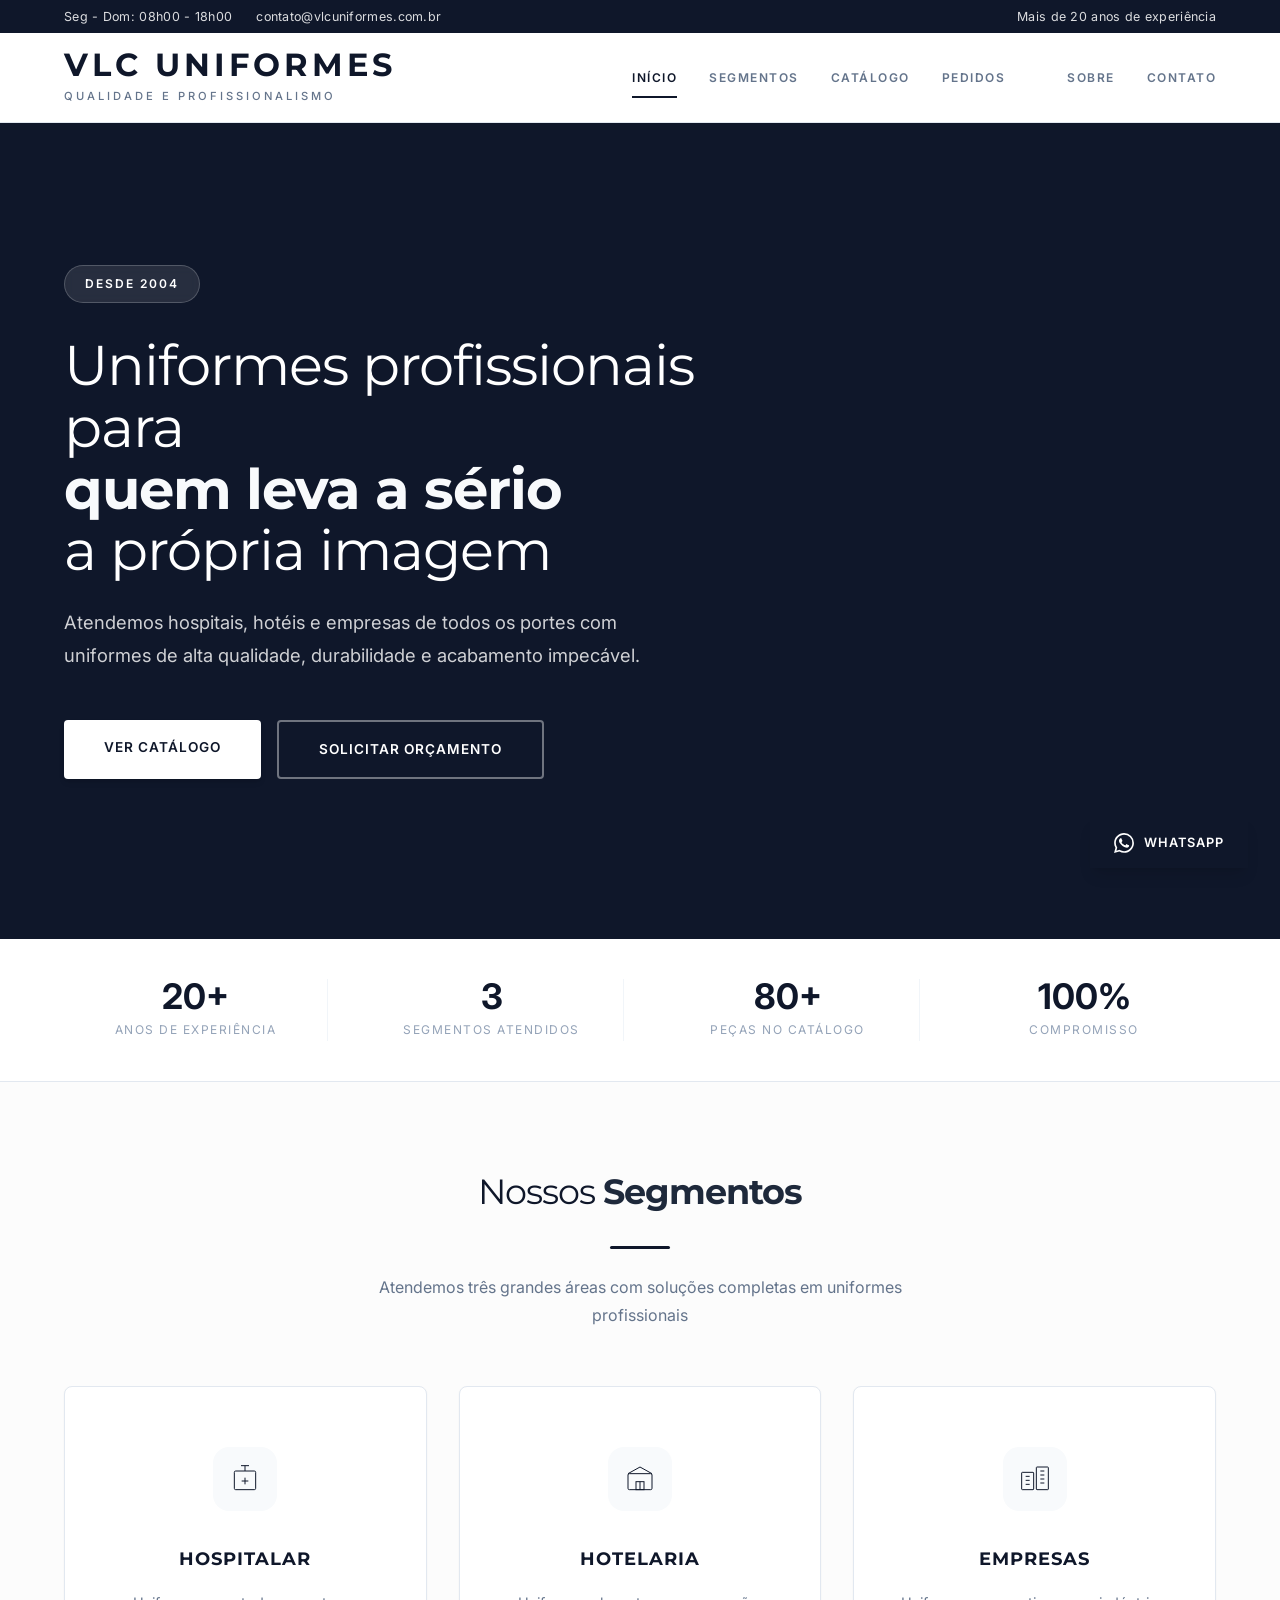
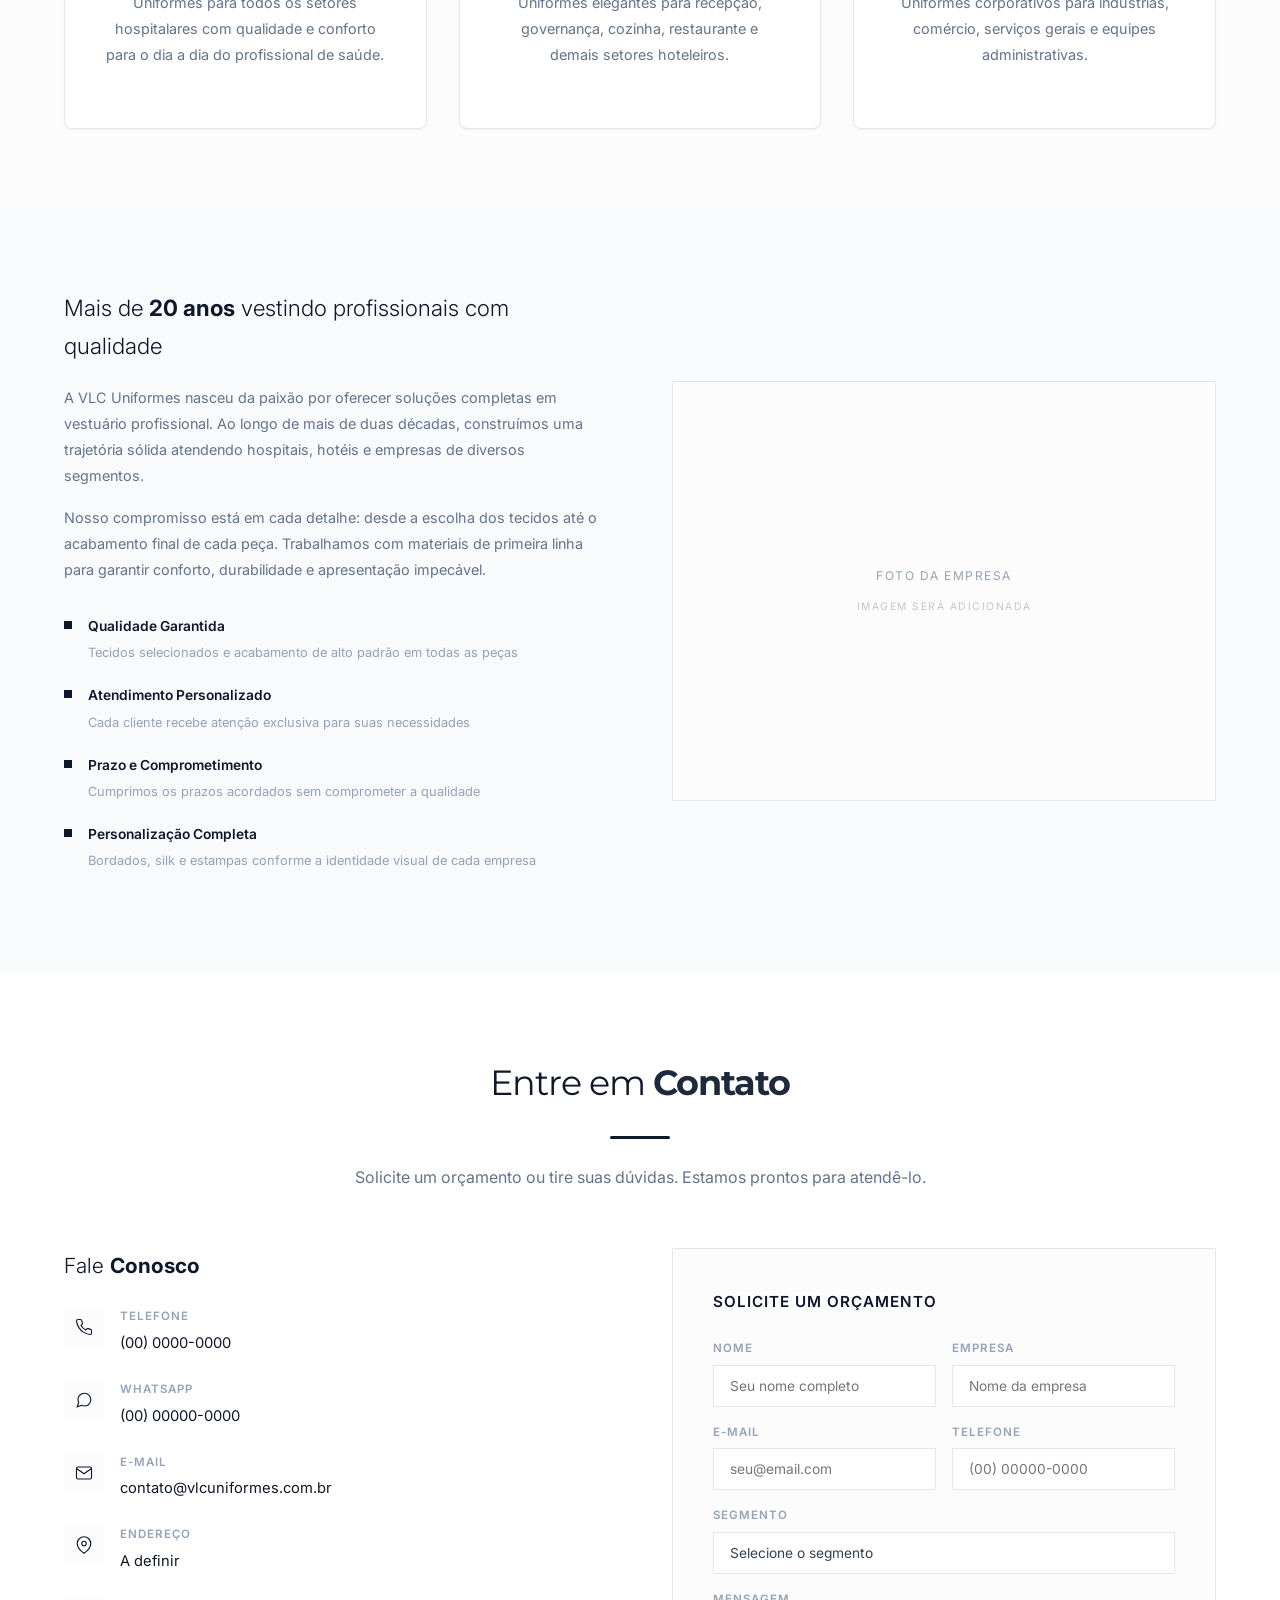
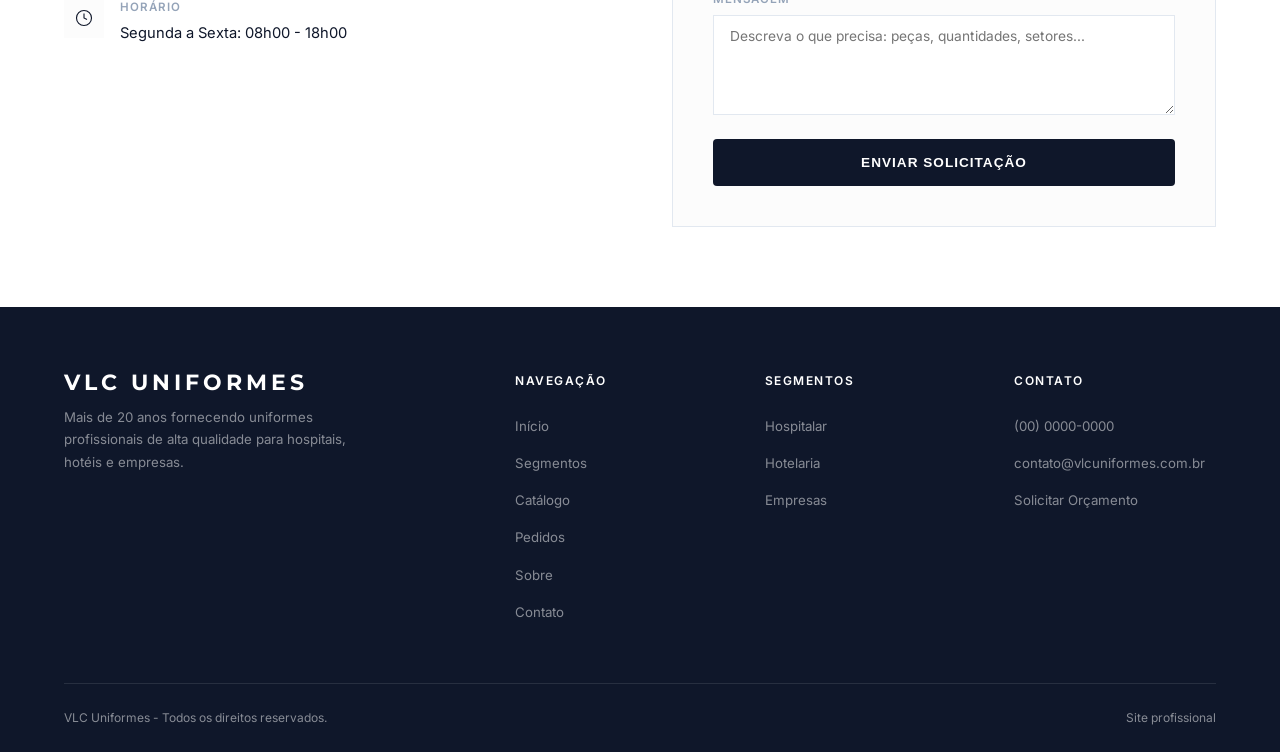
<file: index.html>
<!DOCTYPE html>
<html lang="pt-BR">
<head>
    <meta charset="UTF-8">
    <meta name="viewport" content="width=device-width, initial-scale=1.0">
    <title>VLC Uniformes | Mais de 20 Anos de Experiência em Uniformes Profissionais</title>
    <meta name="description" content="Uniformes profissionais para hospitais, hotelaria e empresas. Qualidade, durabilidade e personalização. Veja o catálogo e monte seu pedido.">
    <meta name="theme-color" content="#0f172a">
    <meta name="build" content="2026-04-07-visual-cache-2">
    <meta property="og:type" content="website">
    <meta property="og:title" content="VLC Uniformes">
    <meta property="og:description" content="Uniformes profissionais para hospitais, hotelaria e empresas. Qualidade, durabilidade e personalização.">
    <meta property="og:url" content="https://felipedosbronze.github.io/vlc-uniformes/">
    <meta property="og:image" content="https://images.unsplash.com/photo-1622253692010-333f2da6031d?q=80&w=1200&auto=format&fit=crop">
    <meta property="og:image:width" content="1200">
    <meta property="og:image:height" content="630">
    <meta name="twitter:card" content="summary_large_image">
    <link rel="canonical" href="https://felipedosbronze.github.io/vlc-uniformes/">
    <link rel="icon" href="data:image/svg+xml,%3Csvg%20xmlns%3D%27http%3A//www.w3.org/2000/svg%27%20viewBox%3D%270%200%20100%20100%27%3E%3Crect%20width%3D%27100%27%20height%3D%27100%27%20rx%3D%2718%27%20fill%3D%27%230f172a%27/%3E%3Ctext%20x%3D%2750%27%20y%3D%2762%27%20font-size%3D%2744%27%20text-anchor%3D%27middle%27%20font-family%3D%27Arial%27%20fill%3D%27white%27%3EVLC%3C/text%3E%3C/svg%3E">
    <link rel="stylesheet" href="css/style.css?v=2026-04-07-visual-cache-2">
</head>
<body>

    <!-- HEADER -->
    <header class="header" id="header">
        <div class="header-top">
            <div class="container">
                <div class="header-top-contact">
                    <span>Seg - Dom: 08h00 - 18h00</span>
                    <span>contato@vlcuniformes.com.br</span>
                </div>
                <span>Mais de 20 anos de experiência</span>
            </div>
        </div>
        <div class="header-main">
            <div class="container">
                <a href="#inicio" class="logo">
                    <span class="logo-name">VLC UNIFORMES</span>
                    <span class="logo-tagline">Qualidade e Profissionalismo</span>
                </a>
                <nav class="nav-desktop">
                    <a href="#inicio" class="active">Início</a>
                    <a href="#segmentos">Segmentos</a>
                    <a href="catalogo.html">Catálogo</a>
                    <a href="pedidos.html">Pedidos <span class="order-count-badge" data-order-count aria-hidden="true"></span></a>
                    <a href="#sobre">Sobre</a>
                    <a href="#contato">Contato</a>
                </nav>
                <button class="hamburger" id="hamburgerBtn" aria-label="Menu">
                    <span></span><span></span><span></span>
                </button>
            </div>
        </div>
    </header>

    <div class="nav-overlay" id="navOverlay"></div>
    <nav class="nav-mobile" id="navMobile">
        <button class="nav-mobile-close" id="navClose">&#10005;</button>
        <a href="#inicio" onclick="closeMobile()">Início</a>
        <a href="#segmentos" onclick="closeMobile()">Segmentos</a>
        <a href="catalogo.html" onclick="closeMobile()">Catálogo</a>
        <a href="pedidos.html" onclick="closeMobile()">Pedidos <span class="order-count-badge" data-order-count aria-hidden="true"></span></a>
        <a href="#sobre" onclick="closeMobile()">Sobre</a>
        <a href="#contato" onclick="closeMobile()">Contato</a>
    </nav>

    <!-- HERO -->
    <section class="hero" id="inicio">
        <div class="container">
            <div class="hero-content">
                <div class="hero-badge">Desde 2004</div>
                <h1>Uniformes profissionais para <strong>quem leva a sério</strong> a própria imagem</h1>
                <p>Atendemos hospitais, hotéis e empresas de todos os portes com uniformes de alta qualidade, durabilidade e acabamento impecável.</p>
                <div class="hero-actions">
                    <a href="catalogo.html" class="btn btn-primary">Ver Catálogo</a>
                    <a href="#contato" class="btn btn-outline">Solicitar Orçamento</a>
                </div>
            </div>
        </div>
    </section>

    <!-- STATS -->
    <div class="stats-bar">
        <div class="container">
            <div class="stats-grid">
                <div class="stat-item">
                    <div class="stat-number">20+</div>
                    <div class="stat-label">Anos de Experiência</div>
                </div>
                <div class="stat-item">
                    <div class="stat-number">3</div>
                    <div class="stat-label">Segmentos Atendidos</div>
                </div>
                <div class="stat-item">
                    <div class="stat-number">80+</div>
                    <div class="stat-label">Peças no Catálogo</div>
                </div>
                <div class="stat-item">
                    <div class="stat-number">100%</div>
                    <div class="stat-label">Compromisso</div>
                </div>
            </div>
        </div>
    </div>

    <!-- SEGMENTOS -->
    <section class="section" id="segmentos">
        <div class="container">
            <div class="section-header">
                <h2>Nossos <strong>Segmentos</strong></h2>
                <div class="section-divider"></div>
                <p>Atendemos três grandes áreas com soluções completas em uniformes profissionais</p>
            </div>
            <div class="segments-grid">
                <div class="segment-card" onclick="window.location.href='catalogo.html?tab=hospital'">
                    <div class="segment-icon">
                        <svg viewBox="0 0 48 48"><rect x="8" y="12" width="32" height="28" rx="2"/><line x1="24" y1="12" x2="24" y2="4"/><line x1="18" y1="4" x2="30" y2="4"/><line x1="24" y1="22" x2="24" y2="32"/><line x1="19" y1="27" x2="29" y2="27"/></svg>
                    </div>
                    <h3>Hospitalar</h3>
                    <p>Uniformes para todos os setores hospitalares com qualidade e conforto para o dia a dia do profissional de saúde.</p>
                </div>
                <div class="segment-card" onclick="window.location.href='catalogo.html?tab=hotel'">
                    <div class="segment-icon">
                        <svg viewBox="0 0 48 48"><rect x="6" y="16" width="36" height="24" rx="2"/><polyline points="6,16 24,6 42,16"/><rect x="18" y="28" width="12" height="12"/><line x1="24" y1="28" x2="24" y2="40"/></svg>
                    </div>
                    <h3>Hotelaria</h3>
                    <p>Uniformes elegantes para recepção, governança, cozinha, restaurante e demais setores hoteleiros.</p>
                </div>
                <div class="segment-card" onclick="window.location.href='catalogo.html?tab=empresa'">
                    <div class="segment-icon">
                        <svg viewBox="0 0 48 48"><rect x="4" y="14" width="18" height="26" rx="1"/><rect x="26" y="6" width="18" height="34" rx="1"/><line x1="10" y1="20" x2="16" y2="20"/><line x1="10" y1="26" x2="16" y2="26"/><line x1="10" y1="32" x2="16" y2="32"/><line x1="32" y1="12" x2="38" y2="12"/><line x1="32" y1="18" x2="38" y2="18"/><line x1="32" y1="24" x2="38" y2="24"/><line x1="32" y1="30" x2="38" y2="30"/></svg>
                    </div>
                    <h3>Empresas</h3>
                    <p>Uniformes corporativos para indústrias, comércio, serviços gerais e equipes administrativas.</p>
                </div>
            </div>
        </div>
    </section>


    <!-- SOBRE -->
    <section class="section section-alt" id="sobre">
        <div class="container">
            <div class="about-grid">
                <div class="about-text">
                    <h3>Mais de <strong>20 anos</strong> vestindo profissionais com qualidade</h3>
                    <p>A VLC Uniformes nasceu da paixão por oferecer soluções completas em vestuário profissional. Ao longo de mais de duas décadas, construímos uma trajetória sólida atendendo hospitais, hotéis e empresas de diversos segmentos.</p>
                    <p>Nosso compromisso está em cada detalhe: desde a escolha dos tecidos até o acabamento final de cada peça. Trabalhamos com materiais de primeira linha para garantir conforto, durabilidade e apresentação impecável.</p>
                    <div class="about-features">
                        <div class="about-feature">
                            <div class="about-feature-marker"></div>
                            <div>
                                <h4>Qualidade Garantida</h4>
                                <p>Tecidos selecionados e acabamento de alto padrão em todas as peças</p>
                            </div>
                        </div>
                        <div class="about-feature">
                            <div class="about-feature-marker"></div>
                            <div>
                                <h4>Atendimento Personalizado</h4>
                                <p>Cada cliente recebe atenção exclusiva para suas necessidades</p>
                            </div>
                        </div>
                        <div class="about-feature">
                            <div class="about-feature-marker"></div>
                            <div>
                                <h4>Prazo e Comprometimento</h4>
                                <p>Cumprimos os prazos acordados sem comprometer a qualidade</p>
                            </div>
                        </div>
                        <div class="about-feature">
                            <div class="about-feature-marker"></div>
                            <div>
                                <h4>Personalização Completa</h4>
                                <p>Bordados, silk e estampas conforme a identidade visual de cada empresa</p>
                            </div>
                        </div>
                    </div>
                </div>
                <div class="about-image-area">
                    <span>Foto da Empresa</span>
                    <span style="font-size:0.65rem;opacity:0.6;">Imagem será adicionada</span>
                </div>
            </div>
        </div>
    </section>


    <!-- CONTATO -->
    <section class="section section-white" id="contato">
        <div class="container">
            <div class="section-header">
                <h2>Entre em <strong>Contato</strong></h2>
                <div class="section-divider"></div>
                <p>Solicite um orçamento ou tire suas dúvidas. Estamos prontos para atendê-lo.</p>
            </div>
            <div class="contact-grid">
                <div class="contact-info">
                    <h3>Fale <strong>Conosco</strong></h3>
                    <div class="contact-item">
                        <div class="contact-item-icon">
                            <svg viewBox="0 0 24 24"><path d="M22 16.92v3a2 2 0 01-2.18 2 19.79 19.79 0 01-8.63-3.07 19.5 19.5 0 01-6-6 19.79 19.79 0 01-3.07-8.67A2 2 0 014.11 2h3a2 2 0 012 1.72c.127.96.361 1.903.7 2.81a2 2 0 01-.45 2.11L8.09 9.91a16 16 0 006 6l1.27-1.27a2 2 0 012.11-.45c.907.339 1.85.573 2.81.7A2 2 0 0122 16.92z"/></svg>
                        </div>
                        <div>
                            <div class="contact-item-label">Telefone</div>
                            <div class="contact-item-value">(00) 0000-0000</div>
                        </div>
                    </div>
                    <div class="contact-item">
                        <div class="contact-item-icon">
                            <svg viewBox="0 0 24 24"><path d="M21 11.5a8.38 8.38 0 01-.9 3.8 8.5 8.5 0 01-7.6 4.7 8.38 8.38 0 01-3.8-.9L3 21l1.9-5.7a8.38 8.38 0 01-.9-3.8 8.5 8.5 0 014.7-7.6 8.38 8.38 0 013.8-.9h.5a8.48 8.48 0 018 8v.5z"/></svg>
                        </div>
                        <div>
                            <div class="contact-item-label">WhatsApp</div>
                            <div class="contact-item-value">(00) 00000-0000</div>
                        </div>
                    </div>
                    <div class="contact-item">
                        <div class="contact-item-icon">
                            <svg viewBox="0 0 24 24"><path d="M4 4h16c1.1 0 2 .9 2 2v12c0 1.1-.9 2-2 2H4c-1.1 0-2-.9-2-2V6c0-1.1.9-2 2-2z"/><polyline points="22,6 12,13 2,6"/></svg>
                        </div>
                        <div>
                            <div class="contact-item-label">E-mail</div>
                            <div class="contact-item-value">contato@vlcuniformes.com.br</div>
                        </div>
                    </div>
                    <div class="contact-item">
                        <div class="contact-item-icon">
                            <svg viewBox="0 0 24 24"><path d="M21 10c0 7-9 13-9 13s-9-6-9-13a9 9 0 0118 0z"/><circle cx="12" cy="10" r="3"/></svg>
                        </div>
                        <div>
                            <div class="contact-item-label">Endereço</div>
                            <div class="contact-item-value">A definir</div>
                        </div>
                    </div>
                    <div class="contact-item">
                        <div class="contact-item-icon">
                            <svg viewBox="0 0 24 24"><circle cx="12" cy="12" r="10"/><polyline points="12 6 12 12 16 14"/></svg>
                        </div>
                        <div>
                            <div class="contact-item-label">Horário</div>
                            <div class="contact-item-value">Segunda a Sexta: 08h00 - 18h00</div>
                        </div>
                    </div>
                </div>
                <div class="contact-form">
                    <h3>Solicite um Orçamento</h3>
                    <form id="contactForm" onsubmit="handleFormSubmit(event)">
                        <div class="form-row">
                            <div class="form-group">
                                <label for="nome">Nome</label>
                                <input type="text" id="nome" name="nome" required placeholder="Seu nome completo">
                            </div>
                            <div class="form-group">
                                <label for="empresa">Empresa</label>
                                <input type="text" id="empresa" name="empresa" placeholder="Nome da empresa">
                            </div>
                        </div>
                        <div class="form-row">
                            <div class="form-group">
                                <label for="email">E-mail</label>
                                <input type="email" id="email" name="email" required placeholder="seu@email.com">
                            </div>
                            <div class="form-group">
                                <label for="telefone">Telefone</label>
                                <input type="tel" id="telefone" name="telefone" required placeholder="(00) 00000-0000">
                            </div>
                        </div>
                        <div class="form-group">
                            <label for="segmento">Segmento</label>
                            <select id="segmento" name="segmento">
                                <option value="">Selecione o segmento</option>
                                <option value="hospitalar">Hospitalar</option>
                                <option value="hotelaria">Hotelaria</option>
                                <option value="empresas">Empresas</option>
                            </select>
                        </div>
                        <div class="form-group">
                            <label for="mensagem">Mensagem</label>
                            <textarea id="mensagem" name="mensagem" placeholder="Descreva o que precisa: peças, quantidades, setores..."></textarea>
                        </div>
                        <div class="form-submit">
                            <button type="submit" class="btn btn-dark">Enviar Solicitação</button>
                        </div>
                    </form>
                </div>
            </div>
        </div>
    </section>


    <!-- FOOTER -->
    <footer class="footer">
        <div class="container">
            <div class="footer-grid">
                <div class="footer-brand">
                    <div class="logo-name">VLC UNIFORMES</div>
                    <p>Mais de 20 anos fornecendo uniformes profissionais de alta qualidade para hospitais, hotéis e empresas.</p>
                </div>
                <div>
                    <h4>Navegação</h4>
                    <ul>
                        <li><a href="#inicio">Início</a></li>
                        <li><a href="#segmentos">Segmentos</a></li>
                        <li><a href="catalogo.html">Catálogo</a></li>
                        <li><a href="pedidos.html">Pedidos</a></li>
                        <li><a href="#sobre">Sobre</a></li>
                        <li><a href="#contato">Contato</a></li>
                    </ul>
                </div>
                <div>
                    <h4>Segmentos</h4>
                    <ul>
                        <li><a href="catalogo.html?tab=hospital">Hospitalar</a></li>
                        <li><a href="catalogo.html?tab=hotel">Hotelaria</a></li>
                        <li><a href="catalogo.html?tab=empresa">Empresas</a></li>
                    </ul>
                </div>
                <div>
                    <h4>Contato</h4>
                    <ul>
                        <li><a href="tel:0000000000">(00) 0000-0000</a></li>
                        <li><a href="mailto:contato@vlcuniformes.com.br">contato@vlcuniformes.com.br</a></li>
                        <li><a href="#contato">Solicitar Orçamento</a></li>
                    </ul>
                </div>
            </div>
            <div class="footer-bottom">
                <span>VLC Uniformes - Todos os direitos reservados.</span>
                <span>Site profissional</span>
            </div>
        </div>
    </footer>


    <!-- WHATSAPP FLOAT -->
    <div class="whatsapp-float">
        <a href="https://wa.me/5500000000000" target="_blank" rel="noopener">
            <svg viewBox="0 0 24 24"><path d="M17.472 14.382c-.297-.149-1.758-.867-2.03-.967-.273-.099-.471-.148-.67.15-.197.297-.767.966-.94 1.164-.173.199-.347.223-.644.075-.297-.15-1.255-.463-2.39-1.475-.883-.788-1.48-1.761-1.653-2.059-.173-.297-.018-.458.13-.606.134-.133.298-.347.446-.52.149-.174.198-.298.298-.497.099-.198.05-.371-.025-.52-.075-.149-.669-1.612-.916-2.207-.242-.579-.487-.5-.669-.51-.173-.008-.371-.01-.57-.01-.198 0-.52.074-.792.372-.272.297-1.04 1.016-1.04 2.479 0 1.462 1.065 2.875 1.213 3.074.149.198 2.096 3.2 5.077 4.487.709.306 1.262.489 1.694.625.712.227 1.36.195 1.871.118.571-.085 1.758-.719 2.006-1.413.248-.694.248-1.289.173-1.413-.074-.124-.272-.198-.57-.347m-5.421 7.403h-.004a9.87 9.87 0 01-5.031-1.378l-.361-.214-3.741.982.998-3.648-.235-.374a9.86 9.86 0 01-1.51-5.26c.001-5.45 4.436-9.884 9.888-9.884 2.64 0 5.122 1.03 6.988 2.898a9.825 9.825 0 012.893 6.994c-.003 5.45-4.437 9.884-9.885 9.884m8.413-18.297A11.815 11.815 0 0012.05 0C5.495 0 .16 5.335.157 11.892c0 2.096.547 4.142 1.588 5.945L.057 24l6.305-1.654a11.882 11.882 0 005.683 1.448h.005c6.554 0 11.89-5.335 11.893-11.893a11.821 11.821 0 00-3.48-8.413z"/></svg>
            <span class="wpp-label">WhatsApp</span>
        </a>
    </div>

    <!-- BACK TO TOP -->
    <button class="back-to-top" id="backToTop" onclick="window.scrollTo({top:0,behavior:'smooth'})">&#9650;</button>


    <script src="js/scripts.js?v=2026-04-07-visual-cache-2"></script>
</body>
</html>
</file>
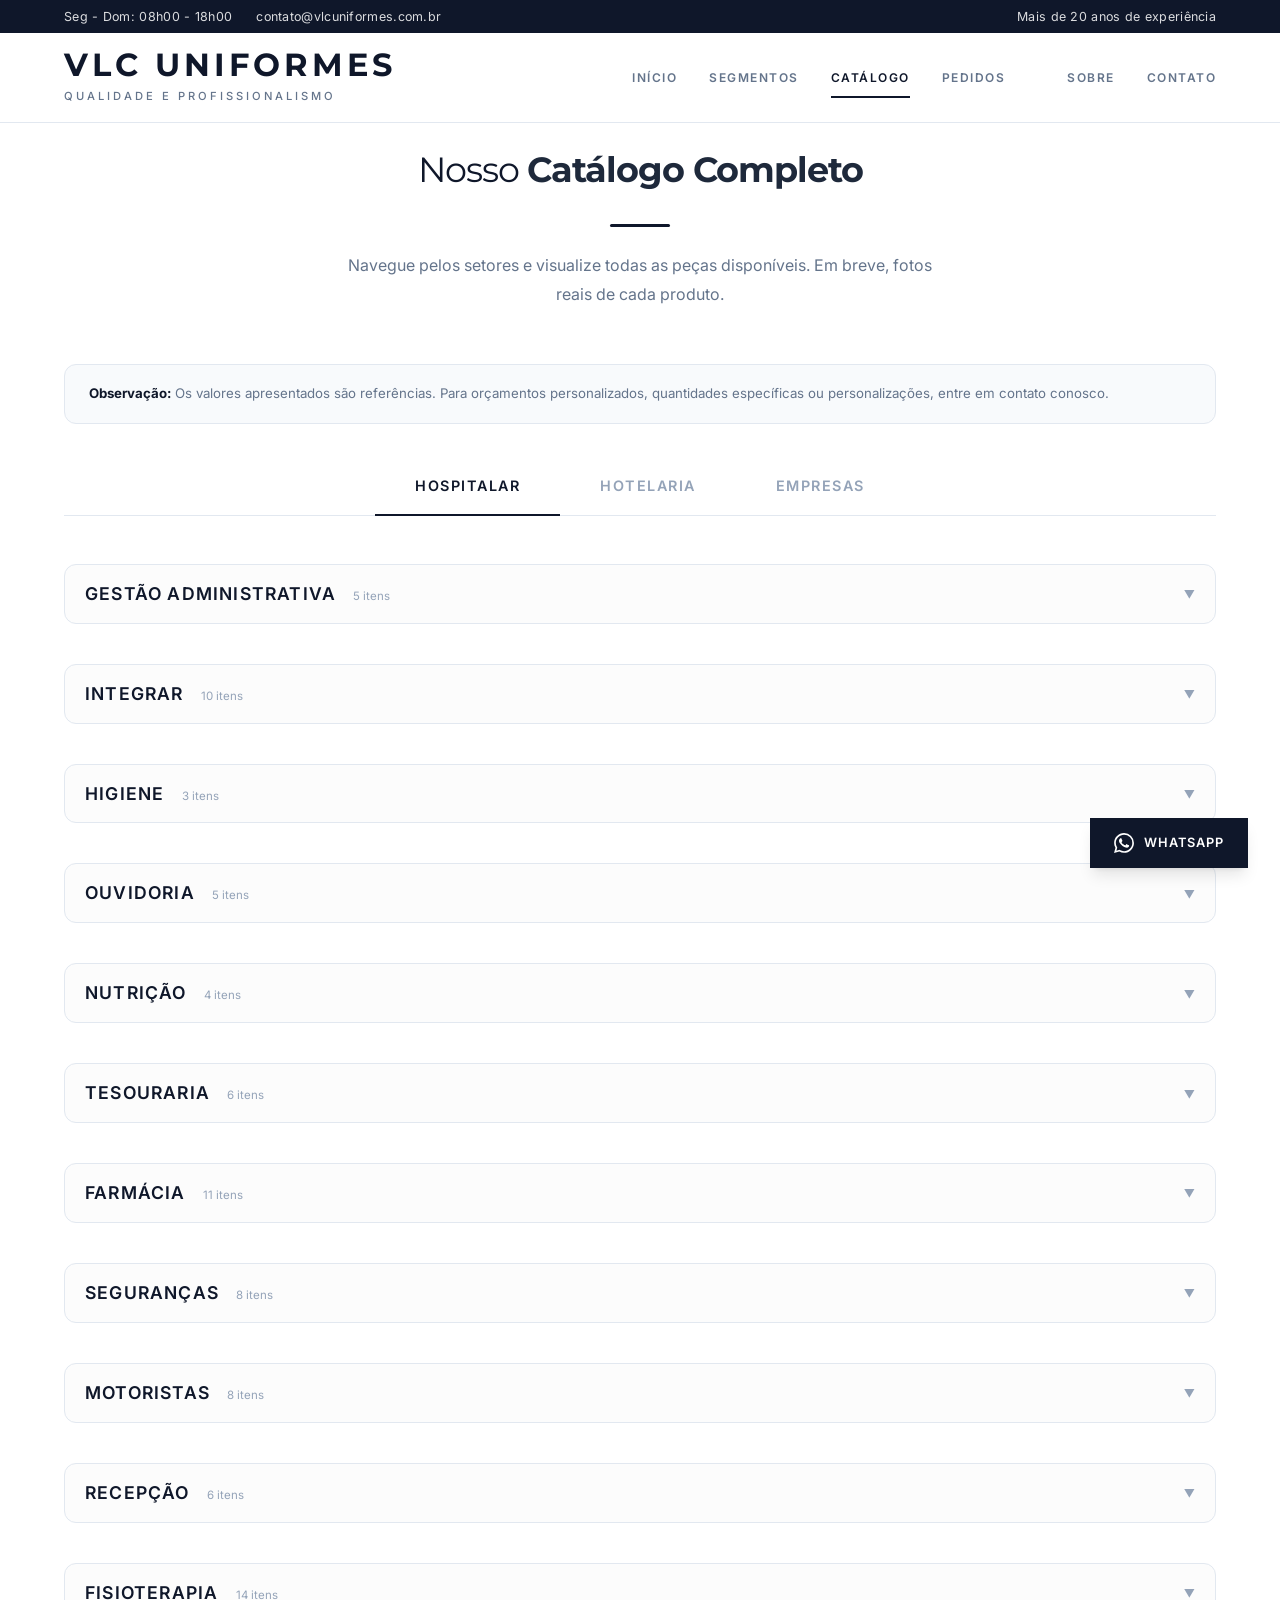
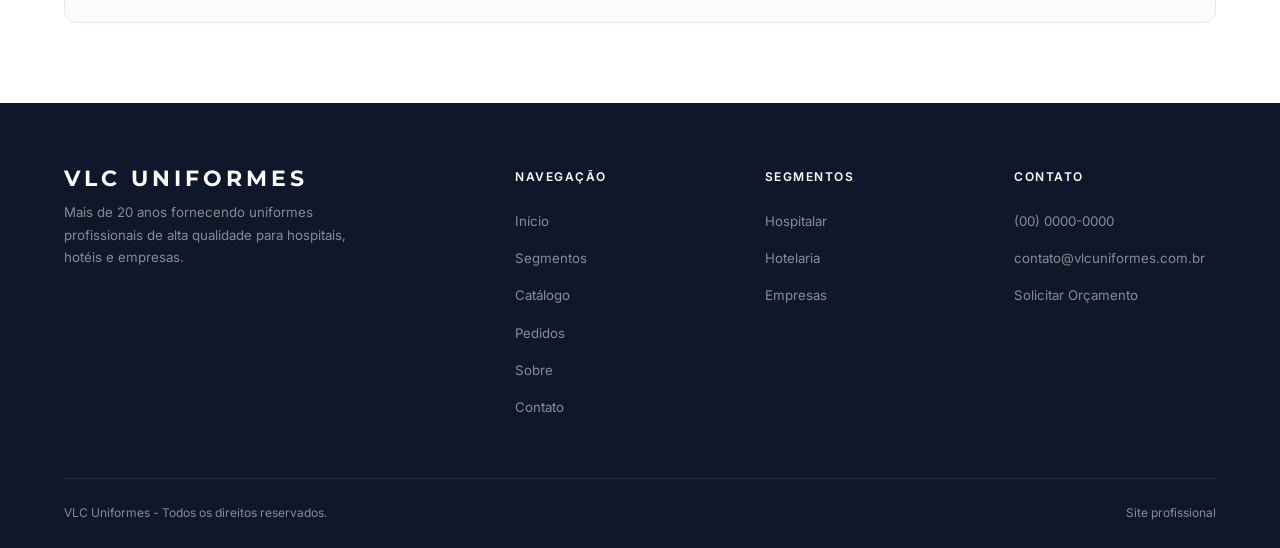
<file: catalogo.html>
<!DOCTYPE html>
<html lang="pt-BR">
<head>
    <meta charset="UTF-8">
    <meta name="viewport" content="width=device-width, initial-scale=1.0">
    <title>Catálogo de Produtos | VLC Uniformes</title>
    <meta name="description" content="Catálogo de uniformes profissionais da VLC Uniformes. Adicione itens ao pedido e finalize pelo WhatsApp.">
    <meta name="theme-color" content="#0f172a">
    <meta name="build" content="2026-04-07-visual-cache-2">
    <meta property="og:type" content="website">
    <meta property="og:title" content="Catálogo | VLC Uniformes">
    <meta property="og:description" content="Catálogo de uniformes profissionais. Adicione itens ao pedido e finalize pelo WhatsApp.">
    <meta property="og:url" content="https://felipedosbronze.github.io/vlc-uniformes/catalogo.html">
    <meta property="og:image" content="https://images.unsplash.com/photo-1622253692010-333f2da6031d?q=80&w=1200&auto=format&fit=crop">
    <meta property="og:image:width" content="1200">
    <meta property="og:image:height" content="630">
    <meta name="twitter:card" content="summary_large_image">
    <link rel="canonical" href="https://felipedosbronze.github.io/vlc-uniformes/catalogo.html">
    <link rel="icon" href="data:image/svg+xml,%3Csvg%20xmlns%3D%27http%3A//www.w3.org/2000/svg%27%20viewBox%3D%270%200%20100%20100%27%3E%3Crect%20width%3D%27100%27%20height%3D%27100%27%20rx%3D%2718%27%20fill%3D%27%230f172a%27/%3E%3Ctext%20x%3D%2750%27%20y%3D%2762%27%20font-size%3D%2744%27%20text-anchor%3D%27middle%27%20font-family%3D%27Arial%27%20fill%3D%27white%27%3EVLC%3C/text%3E%3C/svg%3E">
    <link rel="stylesheet" href="css/style.css?v=2026-04-07-visual-cache-2">
    <style>
        /* Specific adjustments for larger catalog page */
        .catalog-section { padding-top: 140px; min-height: 80vh; }
        .product-table th, .product-table td { padding: 20px 24px; font-size: 1rem; }
        .product-img-placeholder { width: 100px; height: 100px; font-size: 0.8rem; }
        .sector-header h3 { font-size: 1.1rem; }
        .catalog-nav-btn { padding: 20px 40px; font-size: 0.9rem; }
    </style>
</head>
<body>

    <!-- HEADER -->
    <header class="header" id="header">
        <div class="header-top">
            <div class="container">
                <div class="header-top-contact">
                    <span>Seg - Dom: 08h00 - 18h00</span>
                    <span>contato@vlcuniformes.com.br</span>
                </div>
                <span>Mais de 20 anos de experiência</span>
            </div>
        </div>
        <div class="header-main">
            <div class="container">
                <a href="index.html#inicio" class="logo">
                    <span class="logo-name">VLC UNIFORMES</span>
                    <span class="logo-tagline">Qualidade e Profissionalismo</span>
                </a>
                <nav class="nav-desktop">
                    <a href="index.html#inicio">Início</a>
                    <a href="index.html#segmentos">Segmentos</a>
                    <a href="catalogo.html" class="active">Catálogo</a>
                    <a href="pedidos.html">Pedidos <span class="order-count-badge" data-order-count aria-hidden="true"></span></a>
                    <a href="index.html#sobre">Sobre</a>
                    <a href="index.html#contato">Contato</a>
                </nav>
                <button class="hamburger" id="hamburgerBtn" aria-label="Menu">
                    <span></span><span></span><span></span>
                </button>
            </div>
        </div>
    </header>

    <div class="nav-overlay" id="navOverlay"></div>
    <nav class="nav-mobile" id="navMobile">
        <button class="nav-mobile-close" id="navClose">&#10005;</button>
        <a href="index.html#inicio" onclick="closeMobile()">Início</a>
        <a href="index.html#segmentos" onclick="closeMobile()">Segmentos</a>
        <a href="catalogo.html" onclick="closeMobile()">Catálogo</a>
        <a href="pedidos.html" onclick="closeMobile()">Pedidos <span class="order-count-badge" data-order-count aria-hidden="true"></span></a>
        <a href="index.html#sobre" onclick="closeMobile()">Sobre</a>
        <a href="index.html#contato" onclick="closeMobile()">Contato</a>
    </nav>

    <!-- ===== CATALOGO ===== -->
    <section class="catalog-section" id="catalogo">
        <div class="container">
            <div class="section-header">
                <h2>Nosso <strong>Catálogo Completo</strong></h2>
                <div class="section-divider"></div>
                <p>Navegue pelos setores e visualize todas as peças disponíveis. Em breve, fotos reais de cada produto.</p>
            </div>

            <div class="note-banner">
                <strong>Observação:</strong> Os valores apresentados são referências. Para orçamentos personalizados, quantidades específicas ou personalizações, entre em contato conosco.
            </div>

            <div class="catalog-nav">
                <button class="catalog-nav-btn active" onclick="switchCatalog('hospital')" data-tab="hospital">Hospitalar</button>
                <button class="catalog-nav-btn" onclick="switchCatalog('hotel')" data-tab="hotel">Hotelaria</button>
                <button class="catalog-nav-btn" onclick="switchCatalog('empresa')" data-tab="empresa">Empresas</button>
            </div>

            <!-- ========== HOSPITALAR ========== -->
            <div class="catalog-panel active" id="panel-hospital">
                <p style="text-align: center; padding: 40px; color: var(--color-text-muted);">Carregando produtos...</p>
            </div>


            <!-- ========== HOTELARIA ========== -->
            <div class="catalog-panel" id="panel-hotel">
                <div class="placeholder-panel">
                    <h3>Catálogo <strong>Hotelaria</strong></h3>
                    <p>O catálogo completo para o segmento hoteleiro está sendo atualizado. Entre em contato para receber nossa tabela de preços completa para hotéis e pousadas.</p>
                    <a href="index.html#contato" class="btn btn-dark">Solicitar Tabela de Preços</a>
                </div>
            </div>


            <!-- ========== EMPRESAS ========== -->
            <div class="catalog-panel" id="panel-empresa">
                <div class="placeholder-panel">
                    <h3>Catálogo <strong>Empresas</strong></h3>
                    <p>O catálogo completo para o segmento empresarial está sendo atualizado. Entre em contato para receber nossa tabela de preços completa para empresas.</p>
                    <a href="index.html#contato" class="btn btn-dark">Solicitar Tabela de Preços</a>
                </div>
            </div>

        </div>
    </section>

    <!-- FOOTER -->
    <footer class="footer">
        <div class="container">
            <div class="footer-grid">
                <div class="footer-brand">
                    <div class="logo-name">VLC UNIFORMES</div>
                    <p>Mais de 20 anos fornecendo uniformes profissionais de alta qualidade para hospitais, hotéis e empresas.</p>
                </div>
                <div>
                    <h4>Navegação</h4>
                    <ul>
                        <li><a href="index.html#inicio">Início</a></li>
                        <li><a href="index.html#segmentos">Segmentos</a></li>
                        <li><a href="catalogo.html">Catálogo</a></li>
                        <li><a href="pedidos.html">Pedidos</a></li>
                        <li><a href="index.html#sobre">Sobre</a></li>
                        <li><a href="index.html#contato">Contato</a></li>
                    </ul>
                </div>
                <div>
                    <h4>Segmentos</h4>
                    <ul>
                        <li><a href="javascript:void(0)" onclick="switchCatalog('hospital')">Hospitalar</a></li>
                        <li><a href="javascript:void(0)" onclick="switchCatalog('hotel')">Hotelaria</a></li>
                        <li><a href="javascript:void(0)" onclick="switchCatalog('empresa')">Empresas</a></li>
                    </ul>
                </div>
                <div>
                    <h4>Contato</h4>
                    <ul>
                        <li><a href="tel:0000000000">(00) 0000-0000</a></li>
                        <li><a href="mailto:contato@vlcuniformes.com.br">contato@vlcuniformes.com.br</a></li>
                        <li><a href="index.html#contato">Solicitar Orçamento</a></li>
                    </ul>
                </div>
            </div>
            <div class="footer-bottom">
                <span>VLC Uniformes - Todos os direitos reservados.</span>
                <span>Site profissional</span>
            </div>
        </div>
    </footer>

    <!-- WHATSAPP FLOAT -->
    <div class="whatsapp-float">
        <a href="https://wa.me/5500000000000" target="_blank" rel="noopener">
            <svg viewBox="0 0 24 24"><path d="M17.472 14.382c-.297-.149-1.758-.867-2.03-.967-.273-.099-.471-.148-.67.15-.197.297-.767.966-.94 1.164-.173.199-.347.223-.644.075-.297-.15-1.255-.463-2.39-1.475-.883-.788-1.48-1.761-1.653-2.059-.173-.297-.018-.458.13-.606.134-.133.298-.347.446-.52.149-.174.198-.298.298-.497.099-.198.05-.371-.025-.52-.075-.149-.669-1.612-.916-2.207-.242-.579-.487-.5-.669-.51-.173-.008-.371-.01-.57-.01-.198 0-.52.074-.792.372-.272.297-1.04 1.016-1.04 2.479 0 1.462 1.065 2.875 1.213 3.074.149.198 2.096 3.2 5.077 4.487.709.306 1.262.489 1.694.625.712.227 1.36.195 1.871.118.571-.085 1.758-.719 2.006-1.413.248-.694.248-1.289.173-1.413-.074-.124-.272-.198-.57-.347m-5.421 7.403h-.004a9.87 9.87 0 01-5.031-1.378l-.361-.214-3.741.982.998-3.648-.235-.374a9.86 9.86 0 01-1.51-5.26c.001-5.45 4.436-9.884 9.888-9.884 2.64 0 5.122 1.03 6.988 2.898a9.825 9.825 0 012.893 6.994c-.003 5.45-4.437 9.884-9.885 9.884m8.413-18.297A11.815 11.815 0 0012.05 0C5.495 0 .16 5.335.157 11.892c0 2.096.547 4.142 1.588 5.945L.057 24l6.305-1.654a11.882 11.882 0 005.683 1.448h.005c6.554 0 11.89-5.335 11.893-11.893a11.821 11.821 0 00-3.48-8.413z"/></svg>
            <span class="wpp-label">WhatsApp</span>
        </a>
    </div>

    <!-- BACK TO TOP -->
    <button class="back-to-top" id="backToTop" onclick="window.scrollTo({top:0,behavior:'smooth'})">&#9650;</button>


    <script src="js/scripts.js?v=2026-04-07-visual-cache-2"></script>
</body>
</html>
</file>
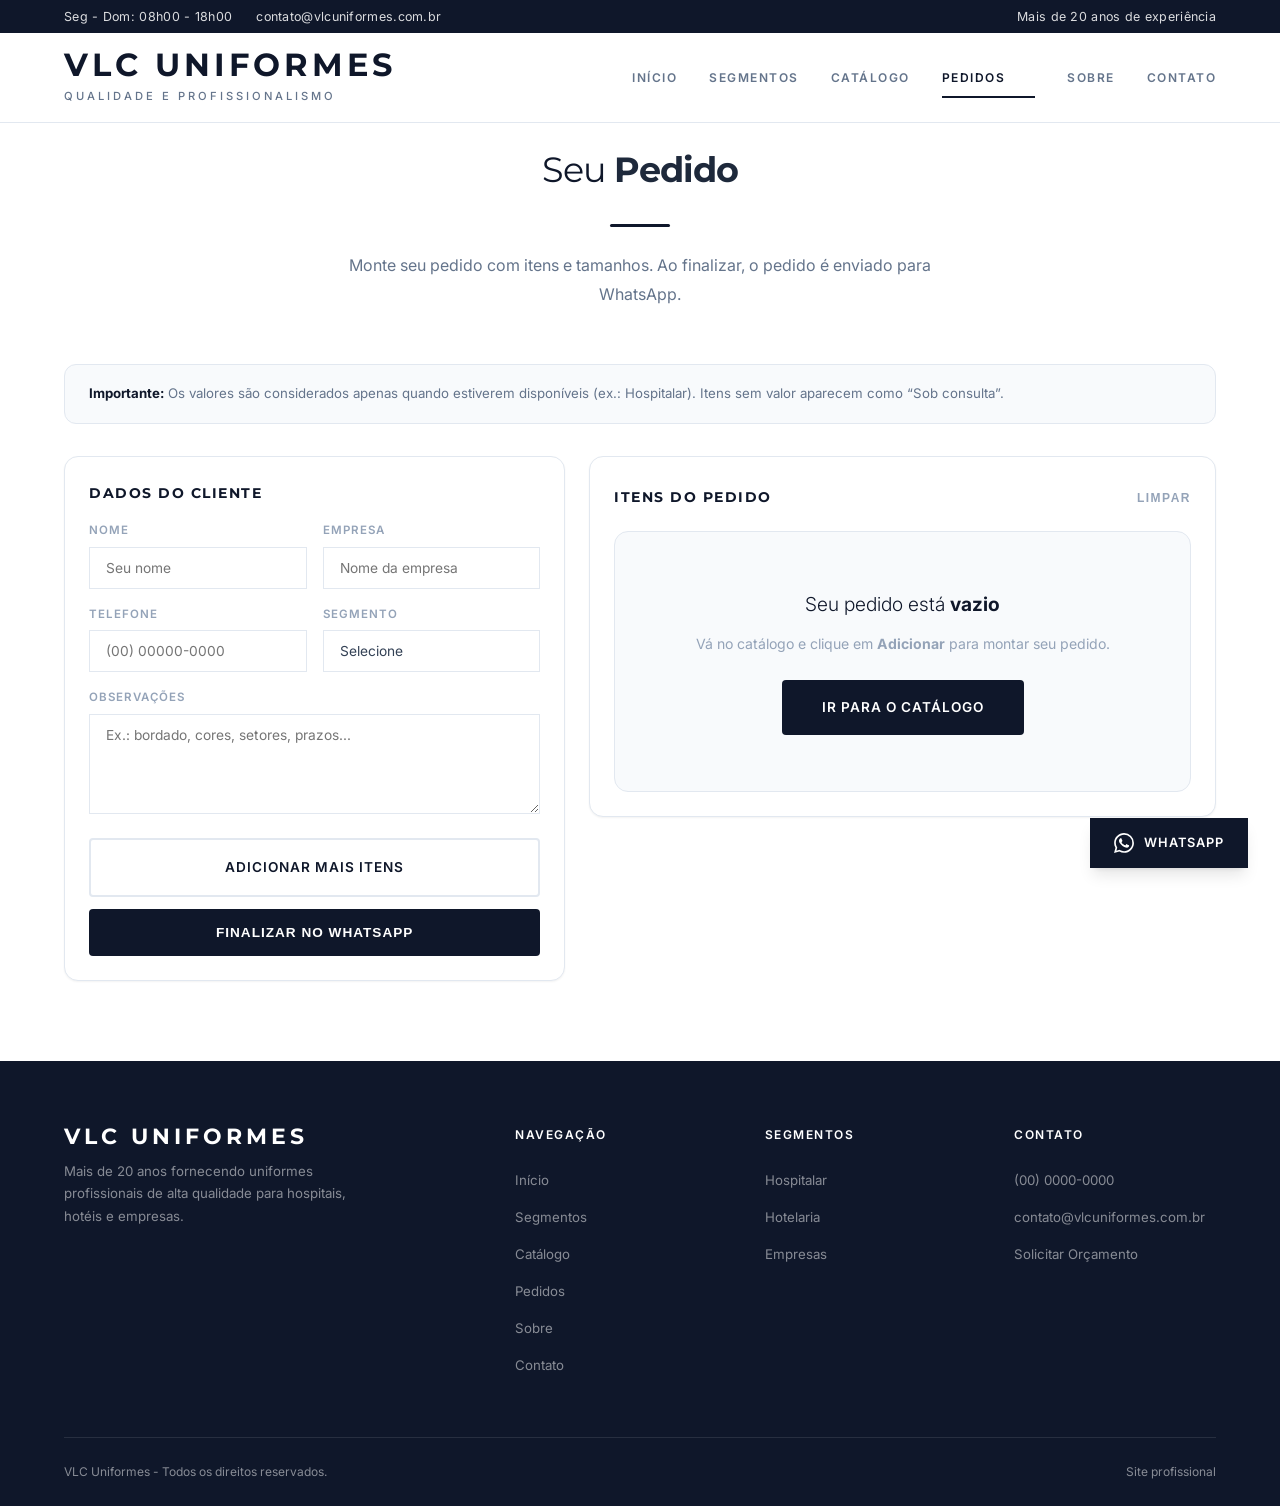
<file: pedidos.html>
<!DOCTYPE html>
<html lang="pt-BR">
<head>
    <meta charset="UTF-8">
    <meta name="viewport" content="width=device-width, initial-scale=1.0">
    <title>Pedidos | VLC Uniformes</title>
    <meta name="description" content="Monte seu pedido de uniformes profissionais, escolha tamanhos e quantidades e finalize pelo WhatsApp.">
    <meta name="theme-color" content="#0f172a">
    <meta name="build" content="2026-04-07-visual-cache-2">
    <meta property="og:type" content="website">
    <meta property="og:title" content="Pedidos | VLC Uniformes">
    <meta property="og:description" content="Monte seu pedido com tamanhos e quantidades e finalize pelo WhatsApp.">
    <meta property="og:url" content="https://felipedosbronze.github.io/vlc-uniformes/pedidos.html">
    <meta property="og:image" content="https://images.unsplash.com/photo-1622253692010-333f2da6031d?q=80&w=1200&auto=format&fit=crop">
    <meta property="og:image:width" content="1200">
    <meta property="og:image:height" content="630">
    <meta name="twitter:card" content="summary_large_image">
    <link rel="canonical" href="https://felipedosbronze.github.io/vlc-uniformes/pedidos.html">
    <link rel="icon" href="data:image/svg+xml,%3Csvg%20xmlns%3D%27http%3A//www.w3.org/2000/svg%27%20viewBox%3D%270%200%20100%20100%27%3E%3Crect%20width%3D%27100%27%20height%3D%27100%27%20rx%3D%2718%27%20fill%3D%27%230f172a%27/%3E%3Ctext%20x%3D%2750%27%20y%3D%2762%27%20font-size%3D%2744%27%20text-anchor%3D%27middle%27%20font-family%3D%27Arial%27%20fill%3D%27white%27%3EVLC%3C/text%3E%3C/svg%3E">
    <link rel="stylesheet" href="css/style.css?v=2026-04-07-visual-cache-2">
</head>
<body>
    <header class="header" id="header">
        <div class="header-top">
            <div class="container">
                <div class="header-top-contact">
                    <span>Seg - Dom: 08h00 - 18h00</span>
                    <span>contato@vlcuniformes.com.br</span>
                </div>
                <span>Mais de 20 anos de experiência</span>
            </div>
        </div>
        <div class="header-main">
            <div class="container">
                <a href="index.html#inicio" class="logo">
                    <span class="logo-name">VLC UNIFORMES</span>
                    <span class="logo-tagline">Qualidade e Profissionalismo</span>
                </a>
                <nav class="nav-desktop">
                    <a href="index.html#inicio">Início</a>
                    <a href="index.html#segmentos">Segmentos</a>
                    <a href="catalogo.html">Catálogo</a>
                    <a href="pedidos.html" class="active">Pedidos <span class="order-count-badge" data-order-count aria-hidden="true"></span></a>
                    <a href="index.html#sobre">Sobre</a>
                    <a href="index.html#contato">Contato</a>
                </nav>
                <button class="hamburger" id="hamburgerBtn" aria-label="Menu">
                    <span></span><span></span><span></span>
                </button>
            </div>
        </div>
    </header>

    <div class="nav-overlay" id="navOverlay"></div>
    <nav class="nav-mobile" id="navMobile">
        <button class="nav-mobile-close" id="navClose">&#10005;</button>
        <a href="index.html#inicio" onclick="closeMobile()">Início</a>
        <a href="index.html#segmentos" onclick="closeMobile()">Segmentos</a>
        <a href="catalogo.html" onclick="closeMobile()">Catálogo</a>
        <a href="pedidos.html" onclick="closeMobile()">Pedidos <span class="order-count-badge" data-order-count aria-hidden="true"></span></a>
        <a href="index.html#sobre" onclick="closeMobile()">Sobre</a>
        <a href="index.html#contato" onclick="closeMobile()">Contato</a>
    </nav>

    <section class="order-section" id="ordersPage">
        <div class="container">
            <div class="section-header">
                <h2>Seu <strong>Pedido</strong></h2>
                <div class="section-divider"></div>
                <p>Monte seu pedido com itens e tamanhos. Ao finalizar, o pedido é enviado para WhatsApp.</p>
            </div>

            <div class="note-banner">
                <strong>Importante:</strong> Os valores são considerados apenas quando estiverem disponíveis (ex.: Hospitalar). Itens sem valor aparecem como “Sob consulta”.
            </div>

            <div class="order-grid">
                <div class="order-card">
                    <h3 class="order-card-title">Dados do Cliente</h3>
                    <form id="orderCustomerForm" class="order-form">
                        <div class="form-row">
                            <div class="form-group">
                                <label for="orderName">Nome</label>
                                <input type="text" id="orderName" name="orderName" placeholder="Seu nome" required>
                            </div>
                            <div class="form-group">
                                <label for="orderCompany">Empresa</label>
                                <input type="text" id="orderCompany" name="orderCompany" placeholder="Nome da empresa">
                            </div>
                        </div>
                        <div class="form-row">
                            <div class="form-group">
                                <label for="orderPhone">Telefone</label>
                                <input type="tel" id="orderPhone" name="orderPhone" placeholder="(00) 00000-0000">
                            </div>
                            <div class="form-group">
                                <label for="orderSegment">Segmento</label>
                                <select id="orderSegment" name="orderSegment">
                                    <option value="">Selecione</option>
                                    <option value="Hospitalar">Hospitalar</option>
                                    <option value="Hotelaria">Hotelaria</option>
                                    <option value="Empresas">Empresas</option>
                                </select>
                            </div>
                        </div>
                        <div class="form-group">
                            <label for="orderNotes">Observações</label>
                            <textarea id="orderNotes" name="orderNotes" placeholder="Ex.: bordado, cores, setores, prazos..."></textarea>
                        </div>
                        <div class="order-actions">
                            <a href="catalogo.html" class="btn btn-outline-dark order-secondary">Adicionar mais itens</a>
                            <button type="button" class="btn btn-dark" id="orderFinalizeBtn">Finalizar no WhatsApp</button>
                        </div>
                    </form>
                </div>

                <div class="order-card">
                    <div class="order-card-header">
                        <h3 class="order-card-title">Itens do Pedido</h3>
                        <button type="button" class="order-link" id="orderClearBtn">Limpar</button>
                    </div>
                    <div id="orderCartContainer"></div>
                </div>
            </div>
        </div>
    </section>

    <footer class="footer">
        <div class="container">
            <div class="footer-grid">
                <div class="footer-brand">
                    <div class="logo-name">VLC UNIFORMES</div>
                    <p>Mais de 20 anos fornecendo uniformes profissionais de alta qualidade para hospitais, hotéis e empresas.</p>
                </div>
                <div>
                    <h4>Navegação</h4>
                    <ul>
                        <li><a href="index.html#inicio">Início</a></li>
                        <li><a href="index.html#segmentos">Segmentos</a></li>
                        <li><a href="catalogo.html">Catálogo</a></li>
                        <li><a href="pedidos.html">Pedidos</a></li>
                        <li><a href="index.html#sobre">Sobre</a></li>
                        <li><a href="index.html#contato">Contato</a></li>
                    </ul>
                </div>
                <div>
                    <h4>Segmentos</h4>
                    <ul>
                        <li><a href="catalogo.html?tab=hospital">Hospitalar</a></li>
                        <li><a href="catalogo.html?tab=hotel">Hotelaria</a></li>
                        <li><a href="catalogo.html?tab=empresa">Empresas</a></li>
                    </ul>
                </div>
                <div>
                    <h4>Contato</h4>
                    <ul>
                        <li><a href="tel:0000000000">(00) 0000-0000</a></li>
                        <li><a href="mailto:contato@vlcuniformes.com.br">contato@vlcuniformes.com.br</a></li>
                        <li><a href="index.html#contato">Solicitar Orçamento</a></li>
                    </ul>
                </div>
            </div>
            <div class="footer-bottom">
                <span>VLC Uniformes - Todos os direitos reservados.</span>
                <span>Site profissional</span>
            </div>
        </div>
    </footer>

    <div class="whatsapp-float">
        <a href="https://wa.me/5500000000000" target="_blank" rel="noopener">
            <svg viewBox="0 0 24 24"><path d="M17.472 14.382c-.297-.149-1.758-.867-2.03-.967-.273-.099-.471-.148-.67.15-.197.297-.767.966-.94 1.164-.173.199-.347.223-.644.075-.297-.15-1.255-.463-2.39-1.475-.883-.788-1.48-1.761-1.653-2.059-.173-.297-.018-.458.13-.606.134-.133.298-.347.446-.52.149-.174.198-.298.298-.497.099-.198.05-.371-.025-.52-.075-.149-.669-1.612-.916-2.207-.242-.579-.487-.5-.669-.51-.173-.008-.371-.01-.57-.01-.198 0-.52.074-.792.372-.272.297-1.04 1.016-1.04 2.479 0 1.462 1.065 2.875 1.213 3.074.149.198 2.096 3.2 5.077 4.487.709.306 1.262.489 1.694.625.712.227 1.36.195 1.871.118.571-.085 1.758-.719 2.006-1.413.248-.694.248-1.289.173-1.413-.074-.124-.272-.198-.57-.347m-5.421 7.403h-.004a9.87 9.87 0 01-5.031-1.378l-.361-.214-3.741.982.998-3.648-.235-.374a9.86 9.86 0 01-1.51-5.26c.001-5.45 4.436-9.884 9.888-9.884 2.64 0 5.122 1.03 6.988 2.898a9.825 9.825 0 012.893 6.994c-.003 5.45-4.437 9.884-9.885 9.884m8.413-18.297A11.815 11.815 0 0012.05 0C5.495 0 .16 5.335.157 11.892c0 2.096.547 4.142 1.588 5.945L.057 24l6.305-1.654a11.882 11.882 0 005.683 1.448h.005c6.554 0 11.89-5.335 11.893-11.893a11.821 11.821 0 00-3.48-8.413z"/></svg>
            <span class="wpp-label">WhatsApp</span>
        </a>
    </div>

    <button class="back-to-top" id="backToTop" onclick="window.scrollTo({top:0,behavior:'smooth'})">&#9650;</button>

    <script src="js/scripts.js?v=2026-04-07-visual-cache-2"></script>
</body>
</html>
</file>
<file: css/style.css>
@import url('https://fonts.googleapis.com/css2?family=Inter:wght@300;400;500;600;700&family=Montserrat:wght@700&display=swap');

*, *::before, *::after {
    margin: 0;
    padding: 0;
    box-sizing: border-box;
}

:root {
    --color-bg: #fcfcfc;
    --color-white: #ffffff;
    --color-dark: #0f172a;
    --color-primary: #1e293b;
    --color-accent: #334155;
    --color-accent-hover: #475569;
    --color-text: #334155;
    --color-text-light: #64748b;
    --color-text-muted: #94a3b8;
    --color-border: #e2e8f0;
    --color-border-light: #f1f5f9;
    --color-section-alt: #f8fafc;
    --font-primary: 'Inter', -apple-system, BlinkMacSystemFont, sans-serif;
    --font-heading: 'Montserrat', sans-serif;
    --shadow-sm: 0 1px 2px 0 rgb(0 0 0 / 0.05);
    --shadow-md: 0 4px 6px -1px rgb(0 0 0 / 0.1), 0 2px 4px -2px rgb(0 0 0 / 0.1);
    --shadow-lg: 0 10px 15px -3px rgb(0 0 0 / 0.1), 0 4px 6px -4px rgb(0 0 0 / 0.1);
    --transition: all 0.4s cubic-bezier(0.4, 0, 0.2, 1);
}

html {
    scroll-behavior: smooth;
    font-size: 16px;
}

body {
    font-family: var(--font-primary);
    color: var(--color-text);
    background-color: var(--color-bg);
    line-height: 1.7;
    -webkit-font-smoothing: antialiased;
}

a { text-decoration: none; color: inherit; }
ul { list-style: none; }
img { max-width: 100%; display: block; }

.container {
    max-width: 1200px;
    margin: 0 auto;
    padding: 0 24px;
}

/* ===== HEADER ===== */
.header {
    background: var(--color-white);
    border-bottom: 1px solid var(--color-border);
    position: fixed;
    top: 0;
    left: 0;
    width: 100%;
    z-index: 1000;
    transition: box-shadow 0.3s ease;
}

.header-top {
    background: var(--color-dark);
    color: var(--color-white);
    padding: 6px 0;
    font-size: 0.78rem;
    letter-spacing: 0.3px;
}

.header-top .container {
    display: flex;
    justify-content: space-between;
    align-items: center;
}

.header-top-contact {
    display: flex;
    gap: 24px;
}

.header-top-contact span,
.header-top > .container > span {
    opacity: 0.85;
}

.header-main {
    padding: 16px 0;
}

.header-main .container {
    display: flex;
    justify-content: space-between;
    align-items: center;
}

.logo {
    display: flex;
    flex-direction: column;
}

.logo-name {
    font-size: 2rem;
    font-weight: 700;
    color: var(--color-dark);
    letter-spacing: 4px;
    line-height: 1;
    font-family: var(--font-heading);
}

.logo-tagline {
    font-size: 0.7rem;
    color: var(--color-text-light);
    letter-spacing: 3px;
    text-transform: uppercase;
    margin-top: 6px;
    font-weight: 500;
}

.nav-desktop {
    display: flex;
    gap: 32px;
    align-items: center;
}

.nav-desktop a {
    display: inline-flex;
    align-items: center;
    gap: 8px;
    font-size: 0.75rem;
    font-weight: 600;
    color: var(--color-text-light);
    text-transform: uppercase;
    letter-spacing: 1.5px;
    padding: 10px 0;
    position: relative;
    transition: var(--transition);
}

.nav-desktop a::after {
    content: '';
    position: absolute;
    bottom: 0;
    left: 0;
    width: 0;
    height: 1.5px;
    background: var(--color-dark);
    transition: var(--transition);
}

.nav-desktop a:hover,
.nav-desktop a.active {
    color: var(--color-dark);
}

.nav-desktop a:hover::after,
.nav-desktop a.active::after {
    width: 100%;
}

.hamburger {
    display: none;
    flex-direction: column;
    gap: 5px;
    cursor: pointer;
    padding: 8px;
    background: none;
    border: none;
}

.hamburger span {
    display: block;
    width: 24px;
    height: 2px;
    background: var(--color-dark);
    transition: var(--transition);
}

.hamburger.active span:nth-child(1) { transform: rotate(45deg) translate(5px, 5px); }
.hamburger.active span:nth-child(2) { opacity: 0; }
.hamburger.active span:nth-child(3) { transform: rotate(-45deg) translate(5px, -5px); }

.nav-mobile {
    display: none;
    position: fixed;
    top: 0;
    right: -100%;
    width: 300px;
    height: 100vh;
    background: var(--color-white);
    box-shadow: var(--shadow-lg);
    transition: right 0.4s ease;
    z-index: 1001;
    padding: 80px 32px 32px;
}

.nav-mobile.open { right: 0; }

.nav-mobile a {
    display: flex;
    align-items: center;
    justify-content: space-between;
    padding: 14px 0;
    font-size: 0.95rem;
    font-weight: 500;
    color: var(--color-text);
    border-bottom: 1px solid var(--color-border-light);
    letter-spacing: 0.5px;
}

.order-count-badge {
    min-width: 22px;
    height: 20px;
    padding: 0 6px;
    display: inline-flex;
    align-items: center;
    justify-content: center;
    border-radius: 999px;
    background: var(--color-dark);
    color: var(--color-white);
    font-size: 0.72rem;
    font-weight: 700;
    line-height: 1;
    letter-spacing: 0;
    opacity: 0;
    transform: translateY(-1px);
    transition: var(--transition);
}

.order-count-badge.show {
    opacity: 1;
}

.nav-mobile-close {
    position: absolute;
    top: 24px;
    right: 24px;
    background: none;
    border: none;
    font-size: 1.5rem;
    cursor: pointer;
    color: var(--color-text);
    padding: 8px;
}

.nav-overlay {
    display: none;
    position: fixed;
    top: 0; left: 0;
    width: 100%; height: 100%;
    background: rgba(0,0,0,0.4);
    z-index: 1000;
}

.nav-overlay.show { display: block; }

/* ===== HERO ===== */
.hero {
    margin-top: 105px;
    background: var(--color-dark);
    color: var(--color-white);
    padding: 160px 0;
    position: relative;
    overflow: hidden;
    background-image: url('https://images.unsplash.com/photo-1622253692010-333f2da6031d?q=80&w=2000&auto=format&fit=crop');
    background-size: cover;
    background-position: center;
    background-attachment: fixed;
}

.hero::before {
    content: '';
    position: absolute;
    top: 0; left: 0;
    width: 100%; height: 100%;
    background: linear-gradient(90deg, rgba(15, 23, 42, 0.95) 0%, rgba(15, 23, 42, 0.7) 100%);
    z-index: 0;
}

.hero .container { position: relative; z-index: 1; }

.hero-content { max-width: 750px; }

.hero-badge {
    display: inline-block;
    background: rgba(255, 255, 255, 0.1);
    backdrop-filter: blur(4px);
    border: 1px solid rgba(255, 255, 255, 0.2);
    padding: 8px 20px;
    font-size: 0.75rem;
    font-weight: 600;
    letter-spacing: 2px;
    text-transform: uppercase;
    margin-bottom: 32px;
    color: var(--color-white);
    border-radius: 100px;
}

.hero h1 {
    font-size: 3.5rem;
    font-weight: 400;
    line-height: 1.1;
    margin-bottom: 24px;
    letter-spacing: -1px;
    font-family: var(--font-heading);
}

.hero h1 strong { 
    font-weight: 700;
    display: block;
    color: #f8fafc;
}

.hero p {
    font-size: 1.15rem;
    color: rgba(255, 255, 255, 0.8);
    max-width: 580px;
    line-height: 1.8;
    margin-bottom: 48px;
}

.hero-actions {
    display: flex;
    gap: 16px;
    flex-wrap: wrap;
}

.btn {
    display: inline-block;
    padding: 16px 40px;
    font-size: 0.85rem;
    font-weight: 600;
    letter-spacing: 1px;
    text-transform: uppercase;
    border: none;
    cursor: pointer;
    transition: var(--transition);
    border-radius: 4px;
}

.btn-primary {
    background: var(--color-white);
    color: var(--color-dark);
    box-shadow: var(--shadow-md);
}

.btn-primary:hover {
    background: #f1f5f9;
    transform: translateY(-3px);
    box-shadow: var(--shadow-lg);
}

.btn-outline {
    background: transparent;
    color: var(--color-white);
    border: 2px solid rgba(255, 255, 255, 0.4);
}

.btn-outline:hover {
    border-color: var(--color-white);
    background: rgba(255, 255, 255, 0.1);
    transform: translateY(-3px);
}

.btn-dark {
    background: var(--color-dark);
    color: var(--color-white);
}

.btn-dark:hover {
    background: var(--color-accent-hover);
    transform: translateY(-1px);
}

.btn-outline-dark {
    background: transparent;
    color: var(--color-dark);
    border: 2px solid var(--color-border);
}

.btn-outline-dark:hover {
    border-color: var(--color-dark);
    background: var(--color-section-alt);
    transform: translateY(-1px);
}

.btn-sm {
    padding: 10px 16px;
    font-size: 0.72rem;
    letter-spacing: 1px;
}

/* ===== STATS BAR ===== */
.stats-bar {
    background: var(--color-white);
    border-bottom: 1px solid var(--color-border);
    padding: 40px 0;
}

.stats-grid {
    display: grid;
    grid-template-columns: repeat(4, 1fr);
    gap: 32px;
    text-align: center;
}

.stat-item { padding: 0 16px; }

.stat-item:not(:last-child) {
    border-right: 1px solid var(--color-border-light);
}

.stat-number {
    font-size: 2.2rem;
    font-weight: 700;
    color: var(--color-dark);
    line-height: 1;
    margin-bottom: 6px;
}

.stat-label {
    font-size: 0.75rem;
    color: var(--color-text-muted);
    text-transform: uppercase;
    letter-spacing: 1.5px;
}

/* ===== SECTIONS ===== */
.section { padding: 80px 0; }
.section-alt { background: var(--color-section-alt); }
.section-white { background: var(--color-white); }

.section-header {
    text-align: center;
    margin-bottom: 56px;
}

.section-header h2 {
    font-size: 2.2rem;
    font-weight: 400;
    color: var(--color-dark);
    margin-bottom: 16px;
    letter-spacing: -1px;
    font-family: var(--font-heading);
}

.section-header h2 strong { font-weight: 700; color: var(--color-primary); }

.section-header p {
    color: var(--color-text-light);
    font-size: 1rem;
    max-width: 600px;
    margin: 0 auto;
    line-height: 1.8;
}

.section-divider {
    width: 60px;
    height: 3px;
    background: var(--color-dark);
    margin: 24px auto;
    border-radius: 10px;
}

/* ===== SEGMENTS GRID ===== */
.segments-grid {
    display: grid;
    grid-template-columns: repeat(3, 1fr);
    gap: 32px;
}

.segment-card {
    background: var(--color-white);
    border: 1px solid var(--color-border);
    padding: 60px 40px;
    text-align: center;
    transition: var(--transition);
    cursor: pointer;
    border-radius: 8px;
    box-shadow: var(--shadow-sm);
}

.segment-card:hover {
    border-color: transparent;
    box-shadow: var(--shadow-lg);
    transform: translateY(-8px);
}

.segment-icon {
    width: 64px;
    height: 64px;
    margin: 0 auto 32px;
    display: flex;
    align-items: center;
    justify-content: center;
    background: var(--color-section-alt);
    border-radius: 16px;
    transition: var(--transition);
}

.segment-card:hover .segment-icon {
    background: var(--color-dark);
}

.segment-icon svg {
    width: 32px;
    height: 32px;
    stroke: var(--color-dark);
    fill: none;
    stroke-width: 1.5;
    transition: var(--transition);
}

.segment-card:hover .segment-icon svg {
    stroke: var(--color-white);
    transform: scale(1.1);
}

.segment-card h3 {
    font-size: 1.15rem;
    font-weight: 700;
    color: var(--color-dark);
    margin-bottom: 16px;
    letter-spacing: 1px;
    text-transform: uppercase;
    font-family: var(--font-heading);
}

.segment-card p {
    font-size: 0.9rem;
    color: var(--color-text-light);
    line-height: 1.8;
}

/* ===== CATALOG ===== */
.catalog-section {
    padding: 80px 0;
    background: var(--color-white);
}

.catalog-nav {
    display: flex;
    justify-content: center;
    gap: 0;
    margin-bottom: 48px;
    border-bottom: 1px solid var(--color-border);
}

.catalog-nav-btn {
    padding: 16px 36px;
    font-size: 0.8rem;
    font-weight: 600;
    letter-spacing: 1.5px;
    text-transform: uppercase;
    background: none;
    border: none;
    border-bottom: 2px solid transparent;
    cursor: pointer;
    color: var(--color-text-muted);
    transition: var(--transition);
    font-family: var(--font-primary);
    position: relative;
    bottom: -1px;
}

.catalog-nav-btn:hover { color: var(--color-text); }

.catalog-nav-btn.active {
    color: var(--color-dark);
    border-bottom-color: var(--color-dark);
}

.catalog-panel { display: none; }
.catalog-panel.active { display: block; }

/* ===== SECTOR BLOCK ===== */
.sector-block { margin-bottom: 40px; }
.sector-block:last-child { margin-bottom: 0; }

.sector-header {
    display: flex;
    align-items: center;
    justify-content: space-between;
    padding: 14px 20px;
    border: 1px solid var(--color-border);
    background: var(--color-bg);
    margin-bottom: 0;
    cursor: pointer;
    user-select: none;
    transition: var(--transition);
    border-radius: 12px 12px 0 0;
}

.sector-header.collapsed {
    border-radius: 12px;
}

.sector-header:hover {
    background: #efefef;
}

.sector-header h3 {
    font-size: 0.85rem;
    font-weight: 600;
    color: var(--color-dark);
    letter-spacing: 1.2px;
    text-transform: uppercase;
}

.sector-toggle {
    font-size: 0.7rem;
    color: var(--color-text-muted);
    transition: transform 0.3s ease;
    line-height: 1;
}

.sector-header.collapsed .sector-toggle {
    transform: rotate(180deg);
}

.sector-content {
    overflow: hidden;
    transition: max-height 0.4s ease;
    border: 1px solid var(--color-border);
    border-top: none;
    border-radius: 0 0 12px 12px;
}

.sector-content.collapsed {
    max-height: 0 !important;
    border: none;
}

.sector-item-count {
    font-size: 0.72rem;
    color: var(--color-text-muted);
    font-weight: 400;
    margin-left: 12px;
    letter-spacing: 0;
    text-transform: none;
}

/* ===== PRODUCT TABLE ===== */
.product-table-wrapper {
    overflow-x: auto;
}

.product-table {
    width: 100%;
    border-collapse: collapse;
    font-size: 0.85rem;
}

.product-table thead {
    background: var(--color-section-alt);
}

.product-table th {
    padding: 16px 20px;
    text-align: left;
    font-weight: 600;
    font-size: 0.8rem;
    color: var(--color-text-muted);
    text-transform: uppercase;
    letter-spacing: 1px;
    border-bottom: 1px solid var(--color-border);
}

.product-table td {
    padding: 18px 20px;
    border-bottom: 1px solid var(--color-border-light);
    color: var(--color-text);
    vertical-align: middle;
    font-size: 0.95rem;
}

.product-table tbody tr:hover {
    background: #fdfdfd;
}

.product-name {
    font-weight: 500;
    color: var(--color-dark);
}

.product-price {
    font-weight: 600;
    color: var(--color-dark);
    white-space: nowrap;
    font-size: 1.05rem;
}

.product-img-placeholder {
    width: 80px;
    height: 80px;
    background: var(--color-bg);
    border: 1px solid var(--color-border-light);
    display: flex;
    align-items: center;
    justify-content: center;
    font-size: 0.65rem;
    color: var(--color-text-muted);
    text-transform: uppercase;
    letter-spacing: 0.5px;
    transition: var(--transition);
}

.product-table tr:hover .product-img-placeholder {
    border-color: var(--color-dark);
    background: var(--color-white);
}

/* ===== NOTE BANNER ===== */
.note-banner {
    background: var(--color-section-alt);
    border: 1px solid var(--color-border);
    padding: 18px 24px;
    margin-bottom: 32px;
    font-size: 0.83rem;
    color: var(--color-text-light);
    line-height: 1.6;
    border-radius: 12px;
}

.note-banner strong {
    color: var(--color-dark);
}

/* ===== PLACEHOLDER PANEL ===== */
.placeholder-panel {
    text-align: center;
    padding: 80px 40px;
    border: 1px solid var(--color-border);
    background: var(--color-section-alt);
    border-radius: 14px;
}

.placeholder-panel h3 {
    font-size: 1.2rem;
    font-weight: 300;
    color: var(--color-dark);
    margin-bottom: 12px;
}

.placeholder-panel h3 strong {
    font-weight: 700;
}

.placeholder-panel p {
    color: var(--color-text-muted);
    font-size: 0.88rem;
    max-width: 440px;
    margin: 0 auto 24px;
    line-height: 1.7;
}

.order-section {
    padding: 140px 0 80px;
    background: var(--color-white);
    min-height: 80vh;
}

.order-grid {
    display: grid;
    grid-template-columns: 1fr 1.25fr;
    gap: 24px;
    align-items: start;
}

.order-card {
    border: 1px solid var(--color-border);
    background: var(--color-white);
    padding: 24px;
    box-shadow: var(--shadow-sm);
    border-radius: 14px;
}

.order-card-header {
    display: flex;
    align-items: center;
    justify-content: space-between;
    gap: 16px;
    margin-bottom: 16px;
}

.order-card-title {
    font-size: 0.9rem;
    font-weight: 700;
    color: var(--color-dark);
    letter-spacing: 1.5px;
    text-transform: uppercase;
    font-family: var(--font-heading);
    margin-bottom: 16px;
}

.order-card-header .order-card-title {
    margin-bottom: 0;
}

.order-link {
    background: none;
    border: none;
    padding: 10px 0;
    font-size: 0.75rem;
    font-weight: 600;
    letter-spacing: 1.5px;
    text-transform: uppercase;
    color: var(--color-text-muted);
    cursor: pointer;
    transition: var(--transition);
}

.order-link:hover { color: var(--color-dark); }

.order-form textarea { height: 110px; }

.order-actions {
    display: flex;
    gap: 12px;
    flex-wrap: wrap;
    margin-top: 10px;
}

.order-actions .btn {
    text-align: center;
    flex: 1;
    min-width: 220px;
}

.order-table-wrapper { overflow-x: auto; }

.order-table {
    width: 100%;
    border-collapse: collapse;
    font-size: 0.85rem;
}

.order-table thead { background: var(--color-section-alt); }

.order-table th {
    padding: 14px 16px;
    text-align: left;
    font-weight: 600;
    font-size: 0.78rem;
    color: var(--color-text-muted);
    text-transform: uppercase;
    letter-spacing: 1px;
    border-bottom: 1px solid var(--color-border);
    white-space: nowrap;
}

.order-table td {
    padding: 14px 16px;
    border-bottom: 1px solid var(--color-border-light);
    vertical-align: top;
}

.order-item-name {
    font-weight: 600;
    color: var(--color-dark);
    line-height: 1.35;
}

.order-item-meta {
    margin-top: 6px;
    font-size: 0.8rem;
    color: var(--color-text-muted);
}

.order-price,
.order-subtotal {
    font-weight: 600;
    color: var(--color-dark);
    white-space: nowrap;
}

.order-size,
.order-qty {
    width: 100%;
    height: 44px;
    padding: 0 12px;
    border: 1px solid var(--color-border);
    border-radius: 4px;
    background: var(--color-white);
    font-family: var(--font-primary);
}

.order-remove {
    width: 40px;
    height: 40px;
    background: var(--color-section-alt);
    border: 1px solid var(--color-border);
    border-radius: 4px;
    cursor: pointer;
    color: var(--color-text-muted);
    transition: var(--transition);
}

.order-remove:hover {
    background: var(--color-white);
    border-color: var(--color-dark);
    color: var(--color-dark);
}

.order-summary {
    margin-top: 16px;
    border: 1px solid var(--color-border);
    background: var(--color-section-alt);
    padding: 16px;
    border-radius: 14px;
}

.order-summary-row {
    display: flex;
    align-items: center;
    justify-content: space-between;
    font-size: 0.9rem;
    padding: 8px 0;
}

.order-summary-row strong { color: var(--color-dark); }

.order-summary-note {
    margin-top: 10px;
    font-size: 0.82rem;
    color: var(--color-text-light);
}

.order-empty {
    padding: 56px 32px;
}

.modal-overlay {
    position: fixed;
    inset: 0;
    background: rgba(0, 0, 0, 0.55);
    display: flex;
    align-items: center;
    justify-content: center;
    z-index: 2000;
    padding: 24px;
}

.modal {
    width: 100%;
    max-width: 520px;
    background: var(--color-white);
    border: 1px solid var(--color-border);
    box-shadow: var(--shadow-lg);
}

.modal-header {
    display: flex;
    align-items: center;
    justify-content: space-between;
    padding: 16px 18px;
    border-bottom: 1px solid var(--color-border);
}

.modal-title {
    font-weight: 700;
    color: var(--color-dark);
    letter-spacing: 1px;
    text-transform: uppercase;
    font-size: 0.85rem;
    font-family: var(--font-heading);
}

.modal-close {
    width: 40px;
    height: 40px;
    border: 1px solid var(--color-border);
    background: var(--color-section-alt);
    cursor: pointer;
    border-radius: 4px;
    color: var(--color-text-muted);
    transition: var(--transition);
    font-size: 1rem;
}

.modal-close:hover {
    background: var(--color-white);
    border-color: var(--color-dark);
    color: var(--color-dark);
}

.modal-body {
    padding: 18px;
}

.modal-product-name {
    font-weight: 700;
    color: var(--color-dark);
    margin-bottom: 6px;
}

.modal-product-meta {
    color: var(--color-text-muted);
    font-size: 0.9rem;
    margin-bottom: 16px;
}

.modal-grid {
    display: grid;
    grid-template-columns: 1fr 1fr;
    gap: 12px;
}

.modal-actions {
    padding: 16px 18px;
    border-top: 1px solid var(--color-border);
    display: flex;
    gap: 12px;
    justify-content: flex-end;
    flex-wrap: wrap;
}

.toast {
    position: fixed;
    left: 50%;
    bottom: 24px;
    transform: translateX(-50%) translateY(10px);
    opacity: 0;
    pointer-events: none;
    transition: var(--transition);
    z-index: 2500;
}

.toast.show {
    opacity: 1;
    transform: translateX(-50%) translateY(0);
    pointer-events: auto;
}

.toast-content {
    background: var(--color-dark);
    color: var(--color-white);
    padding: 12px 14px;
    border-radius: 6px;
    box-shadow: var(--shadow-lg);
    display: flex;
    align-items: center;
    gap: 12px;
}

.toast-message {
    font-size: 0.9rem;
    opacity: 0.95;
}

.toast-action {
    display: inline-block;
    padding: 10px 12px;
    border: 1px solid rgba(255, 255, 255, 0.2);
    border-radius: 6px;
    font-size: 0.78rem;
    font-weight: 600;
    letter-spacing: 1px;
    text-transform: uppercase;
    color: var(--color-white);
    transition: var(--transition);
}

.toast-action:hover {
    border-color: rgba(255, 255, 255, 0.35);
    background: rgba(255, 255, 255, 0.08);
}

/* ===== ABOUT ===== */
.about-grid {
    display: grid;
    grid-template-columns: 1fr 1fr;
    gap: 64px;
    align-items: center;
}

.about-text h3 {
    font-size: 1.4rem;
    font-weight: 300;
    color: var(--color-dark);
    margin-bottom: 20px;
}

.about-text h3 strong { font-weight: 700; }

.about-text p {
    color: var(--color-text-light);
    margin-bottom: 16px;
    font-size: 0.9rem;
    line-height: 1.8;
}

.about-features { margin-top: 32px; }

.about-feature {
    display: flex;
    gap: 16px;
    margin-bottom: 20px;
    align-items: flex-start;
}

.about-feature-marker {
    width: 8px;
    height: 8px;
    min-width: 8px;
    background: var(--color-dark);
    margin-top: 6px;
}

.about-feature h4 {
    font-size: 0.86rem;
    font-weight: 600;
    color: var(--color-dark);
    margin-bottom: 3px;
}

.about-feature p {
    font-size: 0.8rem;
    color: var(--color-text-muted);
    margin-bottom: 0;
}

.about-image-area {
    background: var(--color-bg);
    border: 1px solid var(--color-border);
    height: 420px;
    display: flex;
    align-items: center;
    justify-content: center;
    flex-direction: column;
    gap: 12px;
}

.about-image-area span {
    font-size: 0.75rem;
    color: var(--color-text-muted);
    text-transform: uppercase;
    letter-spacing: 1.5px;
}

/* ===== CONTACT ===== */
.contact-grid {
    display: grid;
    grid-template-columns: 1fr 1fr;
    gap: 64px;
}

.contact-info h3 {
    font-size: 1.3rem;
    font-weight: 300;
    color: var(--color-dark);
    margin-bottom: 24px;
}

.contact-info h3 strong { font-weight: 700; }

.contact-item {
    display: flex;
    gap: 16px;
    margin-bottom: 24px;
    align-items: flex-start;
}

.contact-item-label {
    font-size: 0.72rem;
    color: var(--color-text-muted);
    text-transform: uppercase;
    letter-spacing: 1px;
    margin-bottom: 4px;
    font-weight: 600;
}

.contact-item-value {
    font-size: 0.92rem;
    color: var(--color-dark);
}

.contact-item-icon {
    width: 40px;
    height: 40px;
    min-width: 40px;
    background: var(--color-bg);
    display: flex;
    align-items: center;
    justify-content: center;
}

.contact-item-icon svg {
    width: 18px;
    height: 18px;
    stroke: var(--color-dark);
    fill: none;
    stroke-width: 1.5;
}

.contact-form {
    background: var(--color-bg);
    padding: 40px;
    border: 1px solid var(--color-border);
}

.contact-form h3 {
    font-size: 0.95rem;
    font-weight: 600;
    color: var(--color-dark);
    margin-bottom: 24px;
    text-transform: uppercase;
    letter-spacing: 1px;
}

.form-group { margin-bottom: 16px; }

.form-group label {
    display: block;
    font-size: 0.72rem;
    font-weight: 600;
    color: var(--color-text-muted);
    text-transform: uppercase;
    letter-spacing: 1px;
    margin-bottom: 6px;
}

.form-group input,
.form-group select,
.form-group textarea {
    width: 100%;
    padding: 12px 16px;
    font-size: 0.86rem;
    border: 1px solid var(--color-border);
    background: var(--color-white);
    color: var(--color-text);
    font-family: var(--font-primary);
    transition: var(--transition);
    outline: none;
    border-radius: 0;
    -webkit-appearance: none;
}

.form-group input:focus,
.form-group select:focus,
.form-group textarea:focus {
    border-color: var(--color-dark);
}

.form-group textarea {
    height: 100px;
    resize: vertical;
}

.form-row {
    display: grid;
    grid-template-columns: 1fr 1fr;
    gap: 16px;
}

.form-submit { margin-top: 8px; }
.form-submit .btn { width: 100%; text-align: center; }

/* ===== WHATSAPP FLOAT ===== */
.whatsapp-float {
    position: fixed;
    bottom: 32px;
    right: 32px;
    z-index: 999;
}

.whatsapp-float a {
    display: flex;
    align-items: center;
    gap: 10px;
    background: var(--color-dark);
    color: var(--color-white);
    padding: 14px 24px;
    font-size: 0.8rem;
    font-weight: 600;
    letter-spacing: 1px;
    text-transform: uppercase;
    transition: var(--transition);
    box-shadow: var(--shadow-lg);
}

.whatsapp-float a:hover {
    background: var(--color-accent-hover);
    transform: translateY(-2px);
}

.whatsapp-float svg {
    width: 20px;
    height: 20px;
    fill: var(--color-white);
}

/* ===== FOOTER ===== */
.footer {
    background: var(--color-dark);
    color: rgba(255,255,255,0.5);
    padding: 64px 0 24px;
}

.footer-grid {
    display: grid;
    grid-template-columns: 2fr 1fr 1fr 1fr;
    gap: 48px;
    margin-bottom: 48px;
}

.footer-brand .logo-name {
    color: var(--color-white);
    font-size: 1.4rem;
    margin-bottom: 12px;
}

.footer-brand p {
    font-size: 0.83rem;
    line-height: 1.7;
    max-width: 300px;
}

.footer h4 {
    color: var(--color-white);
    font-size: 0.75rem;
    font-weight: 600;
    text-transform: uppercase;
    letter-spacing: 1.5px;
    margin-bottom: 20px;
}

.footer ul li { margin-bottom: 10px; }

.footer ul li a {
    font-size: 0.83rem;
    color: rgba(255,255,255,0.5);
    transition: var(--transition);
}

.footer ul li a:hover { color: var(--color-white); }

.footer-bottom {
    border-top: 1px solid rgba(255,255,255,0.1);
    padding-top: 24px;
    display: flex;
    justify-content: space-between;
    align-items: center;
    font-size: 0.75rem;
}

/* ===== BACK TO TOP ===== */
.back-to-top {
    position: fixed;
    bottom: 32px;
    left: 32px;
    width: 44px;
    height: 44px;
    background: var(--color-dark);
    color: var(--color-white);
    display: none;
    align-items: center;
    justify-content: center;
    cursor: pointer;
    z-index: 998;
    transition: var(--transition);
    border: none;
    font-size: 1rem;
}

.back-to-top:hover { background: var(--color-accent-hover); }
.back-to-top.visible { display: flex; }

/* ===== RESPONSIVE ===== */
@media (max-width: 1024px) {
    .footer-grid { grid-template-columns: 1fr 1fr; gap: 32px; }
    .about-grid { gap: 40px; }
    .stats-grid { grid-template-columns: repeat(2, 1fr); gap: 24px; }
    .stat-item:not(:last-child) { border-right: none; }
    .stat-item:nth-child(odd) { border-right: 1px solid var(--color-border-light); }
    .stat-item:nth-child(1),
    .stat-item:nth-child(2) { padding-bottom: 24px; border-bottom: 1px solid var(--color-border-light); }
}

@media (max-width: 768px) {
    .header-top { display: none; }
    .hero { margin-top: 72px; padding: 60px 0; }
    .hero h1 { font-size: 1.9rem; }
    .nav-desktop { display: none; }
    .hamburger { display: flex; }
    .nav-mobile { display: block; }
    .segments-grid { grid-template-columns: 1fr; gap: 16px; }
    .about-grid, .contact-grid { grid-template-columns: 1fr; gap: 32px; }
    .about-image-area { height: 240px; }
    .catalog-nav {
        flex-direction: column;
        border-bottom: none;
    }
    .catalog-nav-btn {
        border-bottom: 1px solid var(--color-border-light);
        text-align: left;
        padding: 14px 16px;
    }
    .catalog-nav-btn.active { background: var(--color-bg); }
    .section { padding: 56px 0; }
    .footer-grid { grid-template-columns: 1fr; gap: 32px; }
    .footer-bottom { flex-direction: column; gap: 8px; text-align: center; }
    .form-row { grid-template-columns: 1fr; }
    .hero-actions { flex-direction: column; }
    .hero-actions .btn { text-align: center; }
    .contact-form { padding: 24px; }
    .whatsapp-float a span.wpp-label { display: none; }
    .whatsapp-float a { padding: 14px; }
    .product-table { font-size: 0.8rem; }
    .product-table th, .product-table td { padding: 10px 12px; }
    .product-table .col-img { display: none; }
    .segment-card { padding: 32px 24px; }
    .order-grid { grid-template-columns: 1fr; }
    .order-actions .btn { min-width: 0; flex: 1; }
    .modal-grid { grid-template-columns: 1fr; }
}

@media (max-width: 480px) {
    .hero h1 { font-size: 1.6rem; }
    .section-header h2 { font-size: 1.35rem; }
    .stats-grid { grid-template-columns: 1fr; }
    .stat-item { border-right: none !important; border-bottom: 1px solid var(--color-border-light); padding-bottom: 20px; }
    .stat-item:last-child { border-bottom: none; }
    .product-table { font-size: 0.76rem; }
    .product-table th, .product-table td { padding: 8px 10px; }
}

@media print {
    .header, .whatsapp-float, .back-to-top, .hamburger, .nav-mobile, .nav-overlay { display: none !important; }
    .hero { margin-top: 0; padding: 32px 0; }
    .section { padding: 24px 0; }
    .catalog-panel { display: block !important; }
    .sector-content { max-height: none !important; }
}
</file>
